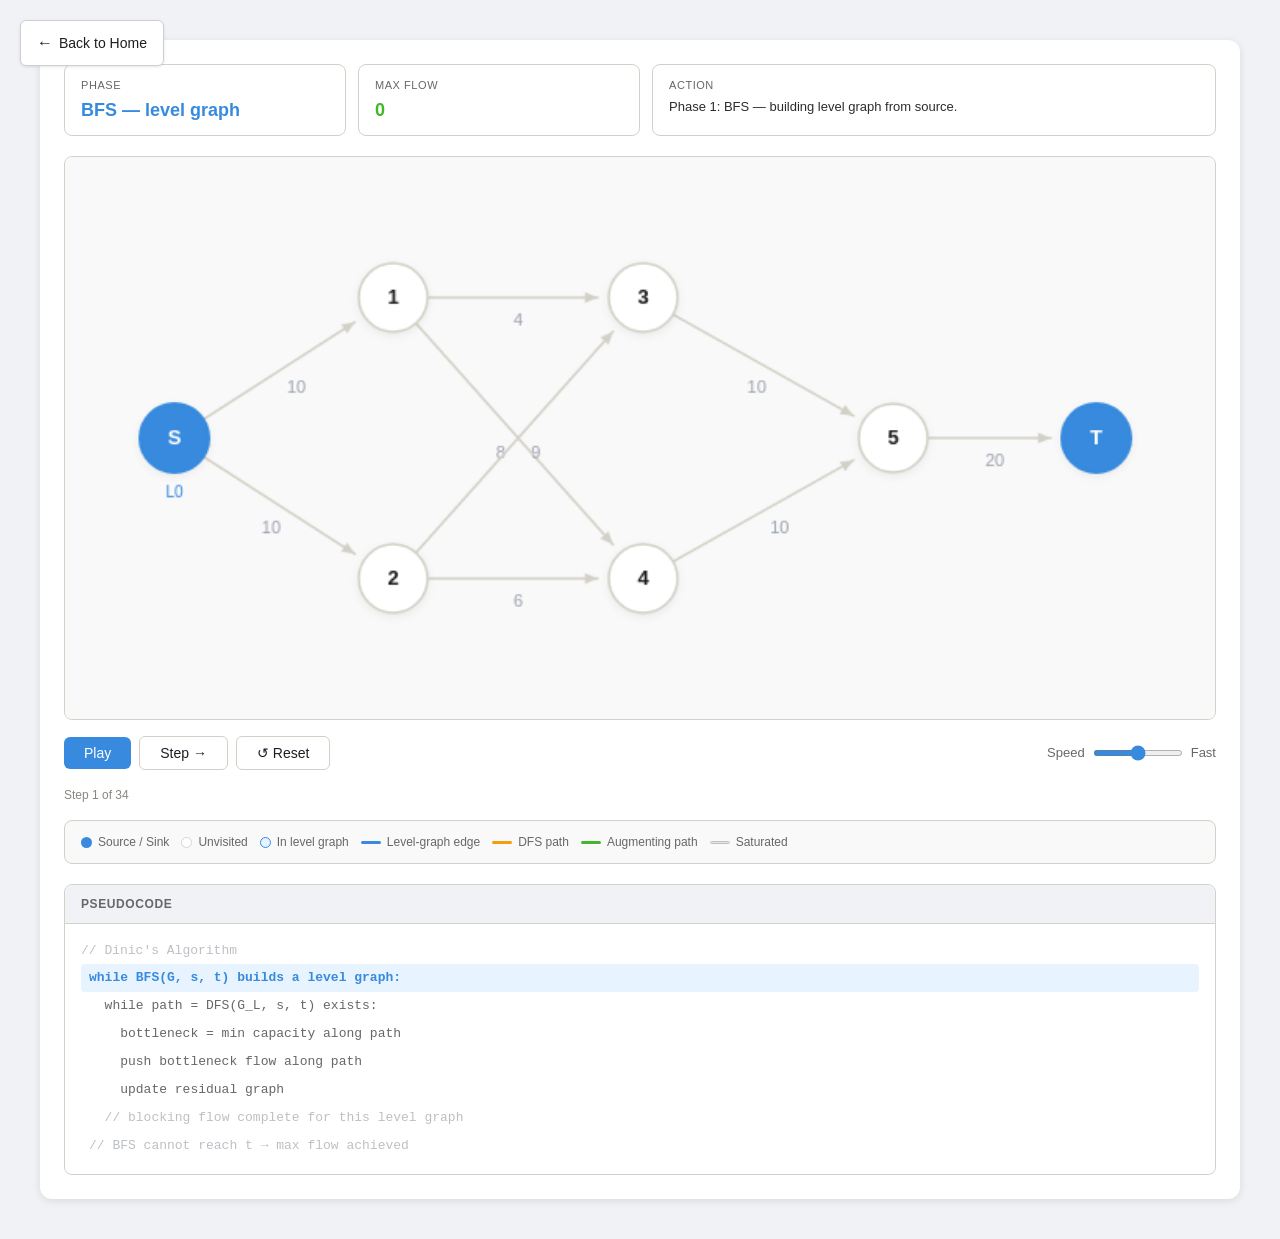
<file: DinicsIndex.html>
<!DOCTYPE html>
<html lang="en">
<head>
    <meta charset="UTF-8">
    <meta name="viewport" content="width=device-width, initial-scale=1.0">
    <title>Dinic's Algorithm - MVC Implementation</title>
    <link rel="stylesheet" href="src/styles/animations.css">
</head>
<body>
    <a href="navigation.html" class="back-button">
        <span class="back-arrow">←</span>
        <span>Back to Home</span>
    </a>

    <div id="app-container"></div>

    <!-- Load in dependency order: algorithm → model → view → controller -->
    <script src="src/algorithms/Dinic.js"></script>
    <script src="src/models/DinicModel.js"></script>
    <script src="src/views/DinicView.js"></script>
    <script src="src/controllers/DinicController.js"></script>

    <script>
        document.addEventListener('DOMContentLoaded', function () {
            const algorithm  = new DinicsAlgorithm();
            const model      = new DinicsModel(algorithm);
            const view       = new DinicsView('app-container');
            const controller = new DinicsController(model, view);
        });
    </script>
</body>
</html>
</file>
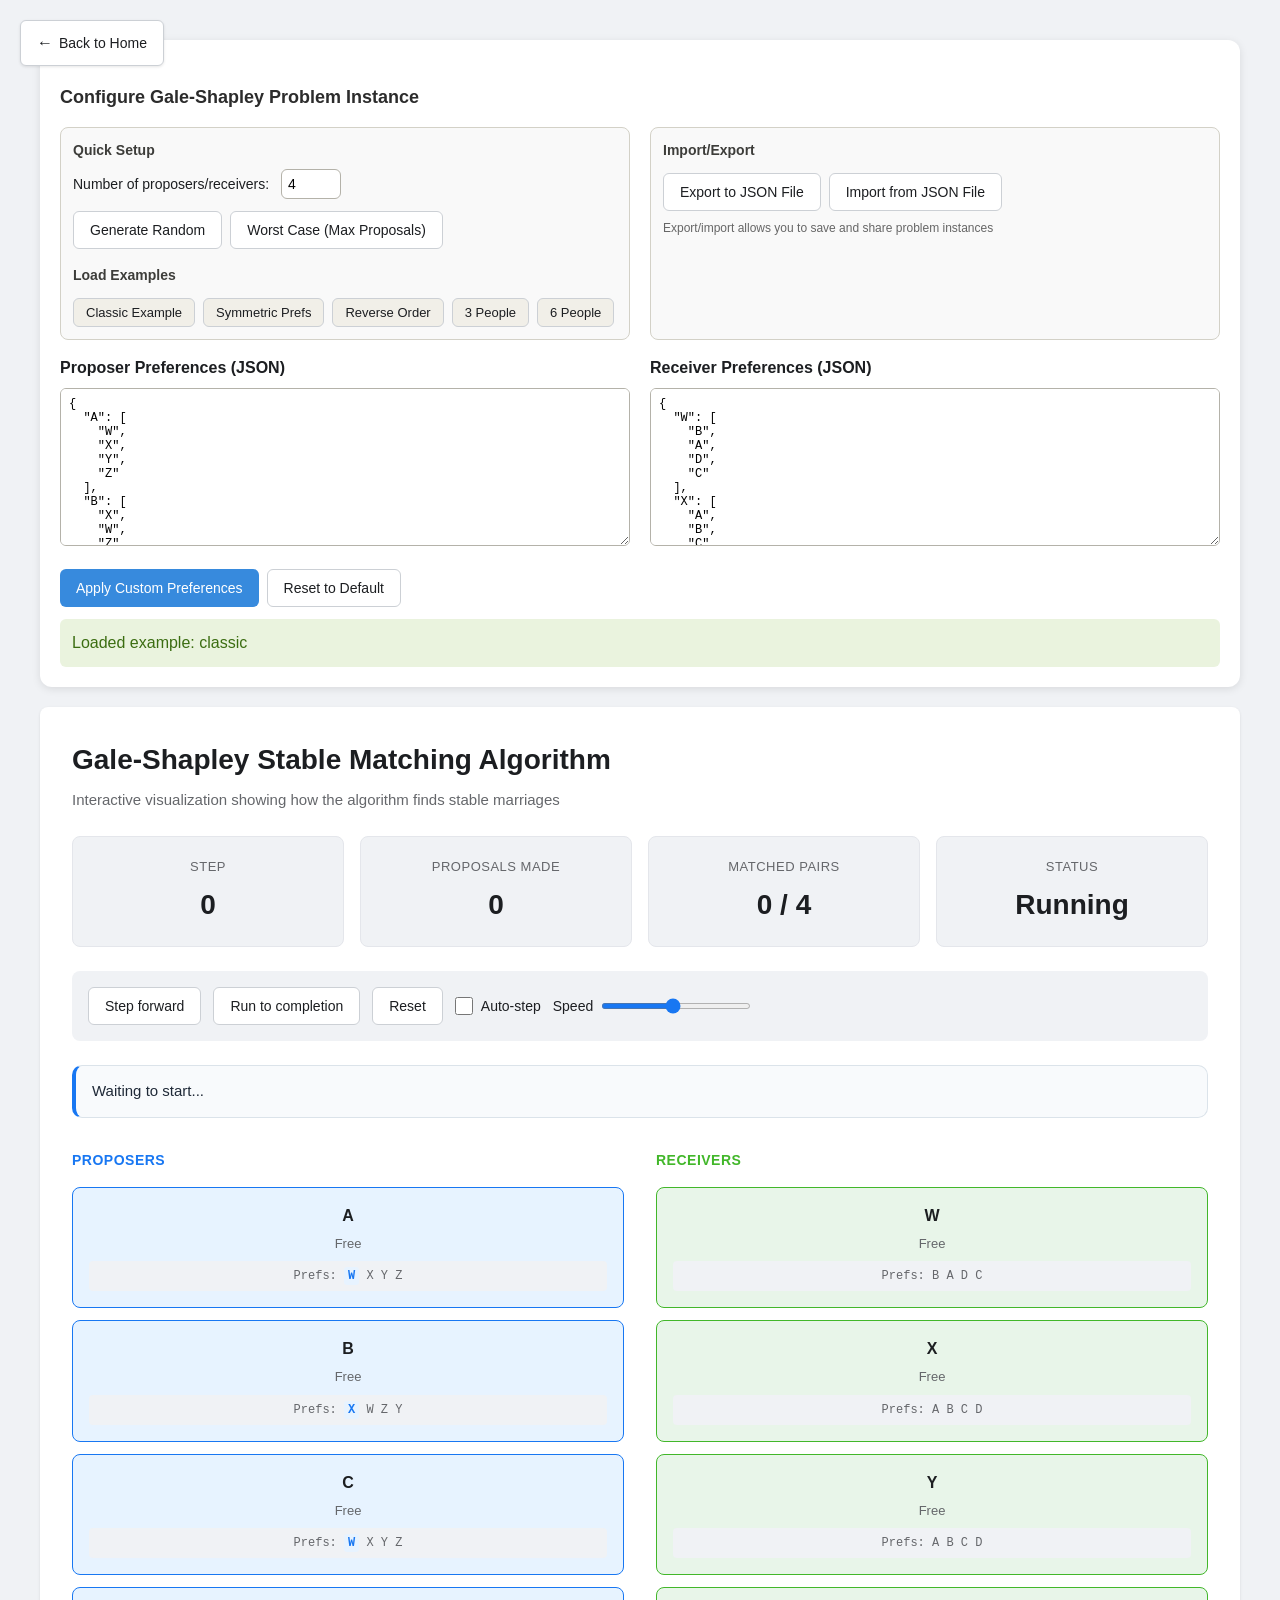
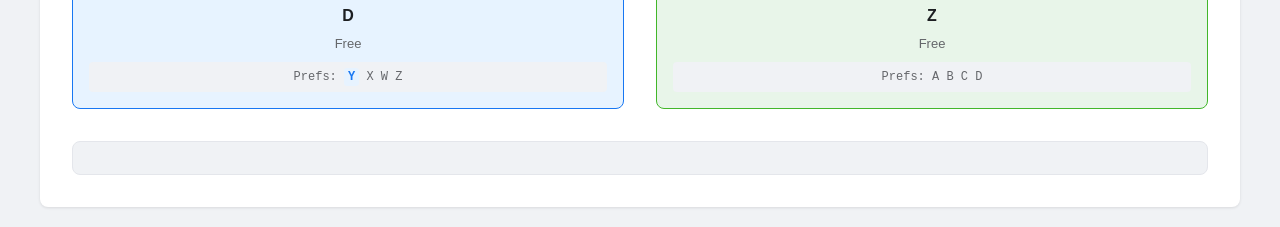
<file: GSindex.html>
<!DOCTYPE html>
<html lang="en">
<head>
    <meta charset="UTF-8">
    <meta name="viewport" content="width=device-width, initial-scale=1.0">
    <title>Gale-Shapley Algorithm - MVC Implementation</title>
    <link rel="stylesheet" href="src/styles/animations.css">
    <style>
        .config-panel {
            max-width: 1200px;
            margin: 20px auto;
            background: white;
            padding: 20px;
            border-radius: 12px;
            box-shadow: 0 2px 8px rgba(0,0,0,0.1);
        }
        .config-panel h2 {
            font-size: 18px;
            margin-bottom: 16px;
            color: #2c2c2c;
        }
        .config-grid {
            display: grid;
            grid-template-columns: 1fr 1fr;
            gap: 20px;
            margin-bottom: 16px;
        }
        .config-section {
            border: 0.5px solid #d3d1c7;
            border-radius: 8px;
            padding: 12px;
            background: #f9f9f9;
        }
        .config-section h3 {
            font-size: 14px;
            margin-bottom: 8px;
            color: #3d3d3a;
        }
        textarea {
            width: 100%;
            font-family: 'Courier New', monospace;
            font-size: 12px;
            padding: 8px;
            border: 0.5px solid #b4b2a9;
            border-radius: 6px;
            resize: vertical;
        }
        .button-group {
            display: flex;
            gap: 8px;
            flex-wrap: wrap;
            margin-top: 12px;
        }
        .primary-button {
            background: #378add;
            color: white;
            border: none;
        }
        .primary-button:hover {
            background: #2a6cb8;
        }
        .example-buttons {
            display: flex;
            gap: 8px;
            flex-wrap: wrap;
            margin-top: 12px;
        }
        .example-button {
            background: #f1efe8;
            font-size: 13px;
            padding: 6px 12px;
        }
        .error-message {
            background: #fcebeb;
            color: #a32d2d;
            padding: 12px;
            border-radius: 6px;
            margin-top: 12px;
            display: none;
        }
        .success-message {
            background: #eaf3de;
            color: #3b6d11;
            padding: 12px;
            border-radius: 6px;
            margin-top: 12px;
            display: none;
        }
    </style>
</head>
<body>
    <a href="navigation.html" class="back-button">
        <span class="back-arrow">←</span>
        <span>Back to Home</span>
    </a>
    <div class="config-panel">
        <h2>Configure Gale-Shapley Problem Instance</h2>
        
        <div class="config-grid">
            <div class="config-section">
                <h3>Quick Setup</h3>
                <label style="display: block; margin-bottom: 8px;">
                    Number of proposers/receivers:
                    <input type="number" id="num-people" min="2" max="10" value="4" 
                           style="width: 60px; padding: 6px; border: 0.5px solid #b4b2a9; border-radius: 6px; margin-left: 8px;">
                </label>
                <div class="button-group">
                    <button onclick="generateRandomPreferences()">Generate Random</button>
                    <button onclick="generateWorstCase()">Worst Case (Max Proposals)</button>
                </div>
                
                <h3 style="margin-top: 16px;">Load Examples</h3>
                <div class="example-buttons">
                    <button class="example-button" onclick="loadExample('classic')">Classic Example</button>
                    <button class="example-button" onclick="loadExample('symmetric')">Symmetric Prefs</button>
                    <button class="example-button" onclick="loadExample('reverse')">Reverse Order</button>
                    <button class="example-button" onclick="loadExample('three')">3 People</button>
                    <button class="example-button" onclick="loadExample('six')">6 People</button>
                </div>
            </div>
            
            <div class="config-section">
                <h3>Import/Export</h3>
                <div class="button-group">
                    <button onclick="exportPreferences()">Export to JSON File</button>
                    <button onclick="document.getElementById('import-file').click()">Import from JSON File</button>
                    <input type="file" id="import-file" accept=".json" style="display: none;" onchange="importPreferences(event)">
                </div>
                <p style="font-size: 12px; color: #666; margin-top: 8px;">
                    Export/import allows you to save and share problem instances
                </p>
            </div>
        </div>

        <div class="config-grid">
            <div>
                <h3 style="margin-bottom: 8px;">Proposer Preferences (JSON)</h3>
                <textarea id="proposer-prefs" rows="10">{
  "A": ["W", "X", "Y", "Z"],
  "B": ["X", "W", "Z", "Y"],
  "C": ["W", "X", "Y", "Z"],
  "D": ["Y", "X", "W", "Z"]
}</textarea>
            </div>
            <div>
                <h3 style="margin-bottom: 8px;">Receiver Preferences (JSON)</h3>
                <textarea id="receiver-prefs" rows="10">{
  "W": ["B", "A", "D", "C"],
  "X": ["A", "B", "C", "D"],
  "Y": ["A", "B", "C", "D"],
  "Z": ["A", "B", "C", "D"]
}</textarea>
            </div>
        </div>

        <div class="button-group">
            <button class="primary-button" onclick="useCustomPreferences()">Apply Custom Preferences</button>
            <button onclick="resetToDefault()">Reset to Default</button>
        </div>

        <div id="error-message" class="error-message"></div>
        <div id="success-message" class="success-message"></div>
    </div>

    <div id="app-container"></div>

    <!-- Load modules in order: Utils -> Algorithm -> Model -> View -> Controller -->
    <script src="src/utils/AnimationRenderer.js"></script>
    <script src="src/algorithms/GaleShapley.js"></script>
    <script src="src/models/GaleShapleyModel.js"></script>
    <script src="src/views/GaleShapleyView.js"></script>
    <script src="src/controllers/GaleShapleyController.js"></script>

    <script>
        let controller; // Make controller global

        // Example preference sets
        const examples = {
            classic: {
                proposers: ['A', 'B', 'C', 'D'],
                receivers: ['W', 'X', 'Y', 'Z'],
                proposerPrefs: {
                    'A': ['W', 'X', 'Y', 'Z'],
                    'B': ['X', 'W', 'Z', 'Y'],
                    'C': ['W', 'X', 'Y', 'Z'],
                    'D': ['Y', 'X', 'W', 'Z']
                },
                receiverPrefs: {
                    'W': ['B', 'A', 'D', 'C'],
                    'X': ['A', 'B', 'C', 'D'],
                    'Y': ['A', 'B', 'C', 'D'],
                    'Z': ['A', 'B', 'C', 'D']
                }
            },
            symmetric: {
                proposers: ['A', 'B', 'C', 'D'],
                receivers: ['W', 'X', 'Y', 'Z'],
                proposerPrefs: {
                    'A': ['W', 'X', 'Y', 'Z'],
                    'B': ['X', 'Y', 'Z', 'W'],
                    'C': ['Y', 'Z', 'W', 'X'],
                    'D': ['Z', 'W', 'X', 'Y']
                },
                receiverPrefs: {
                    'W': ['A', 'B', 'C', 'D'],
                    'X': ['B', 'C', 'D', 'A'],
                    'Y': ['C', 'D', 'A', 'B'],
                    'Z': ['D', 'A', 'B', 'C']
                }
            },
            reverse: {
                proposers: ['A', 'B', 'C', 'D'],
                receivers: ['W', 'X', 'Y', 'Z'],
                proposerPrefs: {
                    'A': ['W', 'X', 'Y', 'Z'],
                    'B': ['W', 'X', 'Y', 'Z'],
                    'C': ['W', 'X', 'Y', 'Z'],
                    'D': ['W', 'X', 'Y', 'Z']
                },
                receiverPrefs: {
                    'W': ['D', 'C', 'B', 'A'],
                    'X': ['D', 'C', 'B', 'A'],
                    'Y': ['D', 'C', 'B', 'A'],
                    'Z': ['D', 'C', 'B', 'A']
                }
            },
            three: {
                proposers: ['A', 'B', 'C'],
                receivers: ['X', 'Y', 'Z'],
                proposerPrefs: {
                    'A': ['X', 'Y', 'Z'],
                    'B': ['Y', 'X', 'Z'],
                    'C': ['X', 'Y', 'Z']
                },
                receiverPrefs: {
                    'X': ['B', 'A', 'C'],
                    'Y': ['A', 'B', 'C'],
                    'Z': ['A', 'B', 'C']
                }
            },
            six: {
                proposers: ['A', 'B', 'C', 'D', 'E', 'F'],
                receivers: ['P', 'Q', 'R', 'S', 'T', 'U'],
                proposerPrefs: {
                    'A': ['P', 'Q', 'R', 'S', 'T', 'U'],
                    'B': ['Q', 'P', 'S', 'R', 'U', 'T'],
                    'C': ['P', 'Q', 'R', 'S', 'T', 'U'],
                    'D': ['R', 'S', 'T', 'U', 'P', 'Q'],
                    'E': ['Q', 'R', 'S', 'T', 'U', 'P'],
                    'F': ['P', 'Q', 'R', 'S', 'T', 'U']
                },
                receiverPrefs: {
                    'P': ['B', 'A', 'C', 'D', 'E', 'F'],
                    'Q': ['A', 'B', 'C', 'D', 'E', 'F'],
                    'R': ['C', 'D', 'E', 'F', 'A', 'B'],
                    'S': ['A', 'B', 'C', 'D', 'E', 'F'],
                    'T': ['D', 'E', 'F', 'A', 'B', 'C'],
                    'U': ['A', 'B', 'C', 'D', 'E', 'F']
                }
            }
        };

        function initializeApp(proposers, receivers, proposerPrefs, receiverPrefs) {
            // Clear existing app if it exists
            document.getElementById('app-container').innerHTML = '';

            // Initialize MVC components
            const algorithm = new GaleShapleyAlgorithm(
                proposers, 
                receivers, 
                proposerPrefs, 
                receiverPrefs
            );

            const model = new GaleShapleyModel(algorithm);
            const view = new GaleShapleyView('app-container');
            controller = new GaleShapleyController(model, view);

            window.gsController = controller;
            console.log('Gale-Shapley initialized');
        }

        function showError(message) {
            const errorDiv = document.getElementById('error-message');
            const successDiv = document.getElementById('success-message');
            successDiv.style.display = 'none';
            errorDiv.textContent = message;
            errorDiv.style.display = 'block';
            setTimeout(() => {
                errorDiv.style.display = 'none';
            }, 5000);
        }

        function showSuccess(message) {
            const errorDiv = document.getElementById('error-message');
            const successDiv = document.getElementById('success-message');
            errorDiv.style.display = 'none';
            successDiv.textContent = message;
            successDiv.style.display = 'block';
            setTimeout(() => {
                successDiv.style.display = 'none';
            }, 3000);
        }

        function validatePreferences(proposers, receivers, proposerPrefs, receiverPrefs) {
            // Check equal numbers
            if (proposers.length !== receivers.length) {
                throw new Error('Number of proposers must equal number of receivers');
            }

            const n = proposers.length;

            // Check proposer preferences
            for (const p of proposers) {
                if (!proposerPrefs[p]) {
                    throw new Error(`Missing preferences for proposer ${p}`);
                }
                if (proposerPrefs[p].length !== n) {
                    throw new Error(`${p}'s preference list must contain exactly ${n} receivers`);
                }
                // Check all receivers are present
                const prefSet = new Set(proposerPrefs[p]);
                if (prefSet.size !== n) {
                    throw new Error(`${p}'s preference list contains duplicates`);
                }
                for (const r of receivers) {
                    if (!prefSet.has(r)) {
                        throw new Error(`${p}'s preference list is missing receiver ${r}`);
                    }
                }
            }

            // Check receiver preferences
            for (const r of receivers) {
                if (!receiverPrefs[r]) {
                    throw new Error(`Missing preferences for receiver ${r}`);
                }
                if (receiverPrefs[r].length !== n) {
                    throw new Error(`${r}'s preference list must contain exactly ${n} proposers`);
                }
                // Check all proposers are present
                const prefSet = new Set(receiverPrefs[r]);
                if (prefSet.size !== n) {
                    throw new Error(`${r}'s preference list contains duplicates`);
                }
                for (const p of proposers) {
                    if (!prefSet.has(p)) {
                        throw new Error(`${r}'s preference list is missing proposer ${p}`);
                    }
                }
            }
        }

        function useCustomPreferences() {
            try {
                // Parse JSON from textareas
                const proposerPrefs = JSON.parse(document.getElementById('proposer-prefs').value);
                const receiverPrefs = JSON.parse(document.getElementById('receiver-prefs').value);

                // Extract proposers and receivers from the preference objects
                const proposers = Object.keys(proposerPrefs).sort();
                const receivers = Object.keys(receiverPrefs).sort();

                // Validate
                validatePreferences(proposers, receivers, proposerPrefs, receiverPrefs);

                initializeApp(proposers, receivers, proposerPrefs, receiverPrefs);
                showSuccess(`Successfully loaded preferences for ${proposers.length} proposers and ${receivers.length} receivers!`);
            } catch (e) {
                showError('Error: ' + e.message);
            }
        }

        function generateRandomPreferences() {
            const n = parseInt(document.getElementById('num-people').value);
            
            if (n < 2 || n > 10) {
                showError('Please choose between 2 and 10 people');
                return;
            }

            // Generate names
            const proposers = [];
            const receivers = [];
            
            for (let i = 0; i < n; i++) {
                proposers.push(String.fromCharCode(65 + i)); // A, B, C, ...
            }
            
            // Use different starting letters for receivers
            if (n <= 4) {
                for (let i = 0; i < n; i++) {
                    receivers.push(String.fromCharCode(87 + i)); // W, X, Y, Z
                }
            } else {
                for (let i = 0; i < n; i++) {
                    receivers.push(String.fromCharCode(80 + i)); // P, Q, R, S, T, U, V, W, X, Y
                }
            }

            // Generate random preferences
            const proposerPrefs = {};
            const receiverPrefs = {};

            for (const p of proposers) {
                proposerPrefs[p] = shuffleArray([...receivers]);
            }

            for (const r of receivers) {
                receiverPrefs[r] = shuffleArray([...proposers]);
            }

            // Update textareas
            document.getElementById('proposer-prefs').value = JSON.stringify(proposerPrefs, null, 2);
            document.getElementById('receiver-prefs').value = JSON.stringify(receiverPrefs, null, 2);

            // Initialize with new preferences
            initializeApp(proposers, receivers, proposerPrefs, receiverPrefs);
            showSuccess('Generated random preferences for ' + n + ' proposers/receivers!');
        }

        function generateWorstCase() {
            const n = parseInt(document.getElementById('num-people').value);
            
            if (n < 2 || n > 10) {
                showError('Please choose between 2 and 10 people');
                return;
            }

            // Generate names
            const proposers = [];
            const receivers = [];
            
            for (let i = 0; i < n; i++) {
                proposers.push(String.fromCharCode(65 + i));
            }
            
            if (n <= 4) {
                for (let i = 0; i < n; i++) {
                    receivers.push(String.fromCharCode(87 + i));
                }
            } else {
                for (let i = 0; i < n; i++) {
                    receivers.push(String.fromCharCode(80 + i));
                }
            }

            // Worst case: all proposers have same preferences, receivers have reverse
            const proposerPrefs = {};
            const receiverPrefs = {};

            const sameOrder = [...receivers];
            for (const p of proposers) {
                proposerPrefs[p] = [...sameOrder];
            }

            const reverseOrder = [...proposers].reverse();
            for (const r of receivers) {
                receiverPrefs[r] = [...reverseOrder];
            }

            // Update textareas
            document.getElementById('proposer-prefs').value = JSON.stringify(proposerPrefs, null, 2);
            document.getElementById('receiver-prefs').value = JSON.stringify(receiverPrefs, null, 2);

            initializeApp(proposers, receivers, proposerPrefs, receiverPrefs);
            showSuccess('Generated worst-case scenario (maximum proposals: ' + (n * n - n + 1) + ')');
        }

        function loadExample(exampleName) {
            const example = examples[exampleName];
            if (!example) {
                showError('Example not found');
                return;
            }

            document.getElementById('proposer-prefs').value = JSON.stringify(example.proposerPrefs, null, 2);
            document.getElementById('receiver-prefs').value = JSON.stringify(example.receiverPrefs, null, 2);
            document.getElementById('num-people').value = example.proposers.length;

            initializeApp(
                example.proposers,
                example.receivers,
                example.proposerPrefs,
                example.receiverPrefs
            );

            showSuccess('Loaded example: ' + exampleName);
        }

        function resetToDefault() {
            loadExample('classic');
        }

        function exportPreferences() {
            try {
                const proposerPrefs = JSON.parse(document.getElementById('proposer-prefs').value);
                const receiverPrefs = JSON.parse(document.getElementById('receiver-prefs').value);

                const data = {
                    proposerPreferences: proposerPrefs,
                    receiverPreferences: receiverPrefs,
                    metadata: {
                        exportDate: new Date().toISOString(),
                        numPeople: Object.keys(proposerPrefs).length
                    }
                };

                const blob = new Blob([JSON.stringify(data, null, 2)], { type: 'application/json' });
                const url = URL.createObjectURL(blob);
                const a = document.createElement('a');
                a.href = url;
                a.download = 'gale-shapley-preferences.json';
                a.click();
                URL.revokeObjectURL(url);

                showSuccess('Preferences exported successfully!');
            } catch (e) {
                showError('Error exporting: ' + e.message);
            }
        }

        function importPreferences(event) {
            const file = event.target.files[0];
            if (!file) return;

            const reader = new FileReader();
            reader.onload = function(e) {
                try {
                    const data = JSON.parse(e.target.result);
                    
                    if (!data.proposerPreferences || !data.receiverPreferences) {
                        throw new Error('Invalid file format');
                    }

                    document.getElementById('proposer-prefs').value = JSON.stringify(data.proposerPreferences, null, 2);
                    document.getElementById('receiver-prefs').value = JSON.stringify(data.receiverPreferences, null, 2);

                    const proposers = Object.keys(data.proposerPreferences);
                    const receivers = Object.keys(data.receiverPreferences);

                    validatePreferences(proposers, receivers, data.proposerPreferences, data.receiverPreferences);

                    initializeApp(proposers, receivers, data.proposerPreferences, data.receiverPreferences);
                    showSuccess('Preferences imported successfully!');
                } catch (error) {
                    showError('Error importing file: ' + error.message);
                }
            };
            reader.readAsText(file);
        }

        function shuffleArray(array) {
            const result = [...array];
            for (let i = result.length - 1; i > 0; i--) {
                const j = Math.floor(Math.random() * (i + 1));
                [result[i], result[j]] = [result[j], result[i]];
            }
            return result;
        }

        // Initialize with default preferences on page load
        document.addEventListener('DOMContentLoaded', function() {
            loadExample('classic');
        });
    </script>
</body>
</html>
</file>
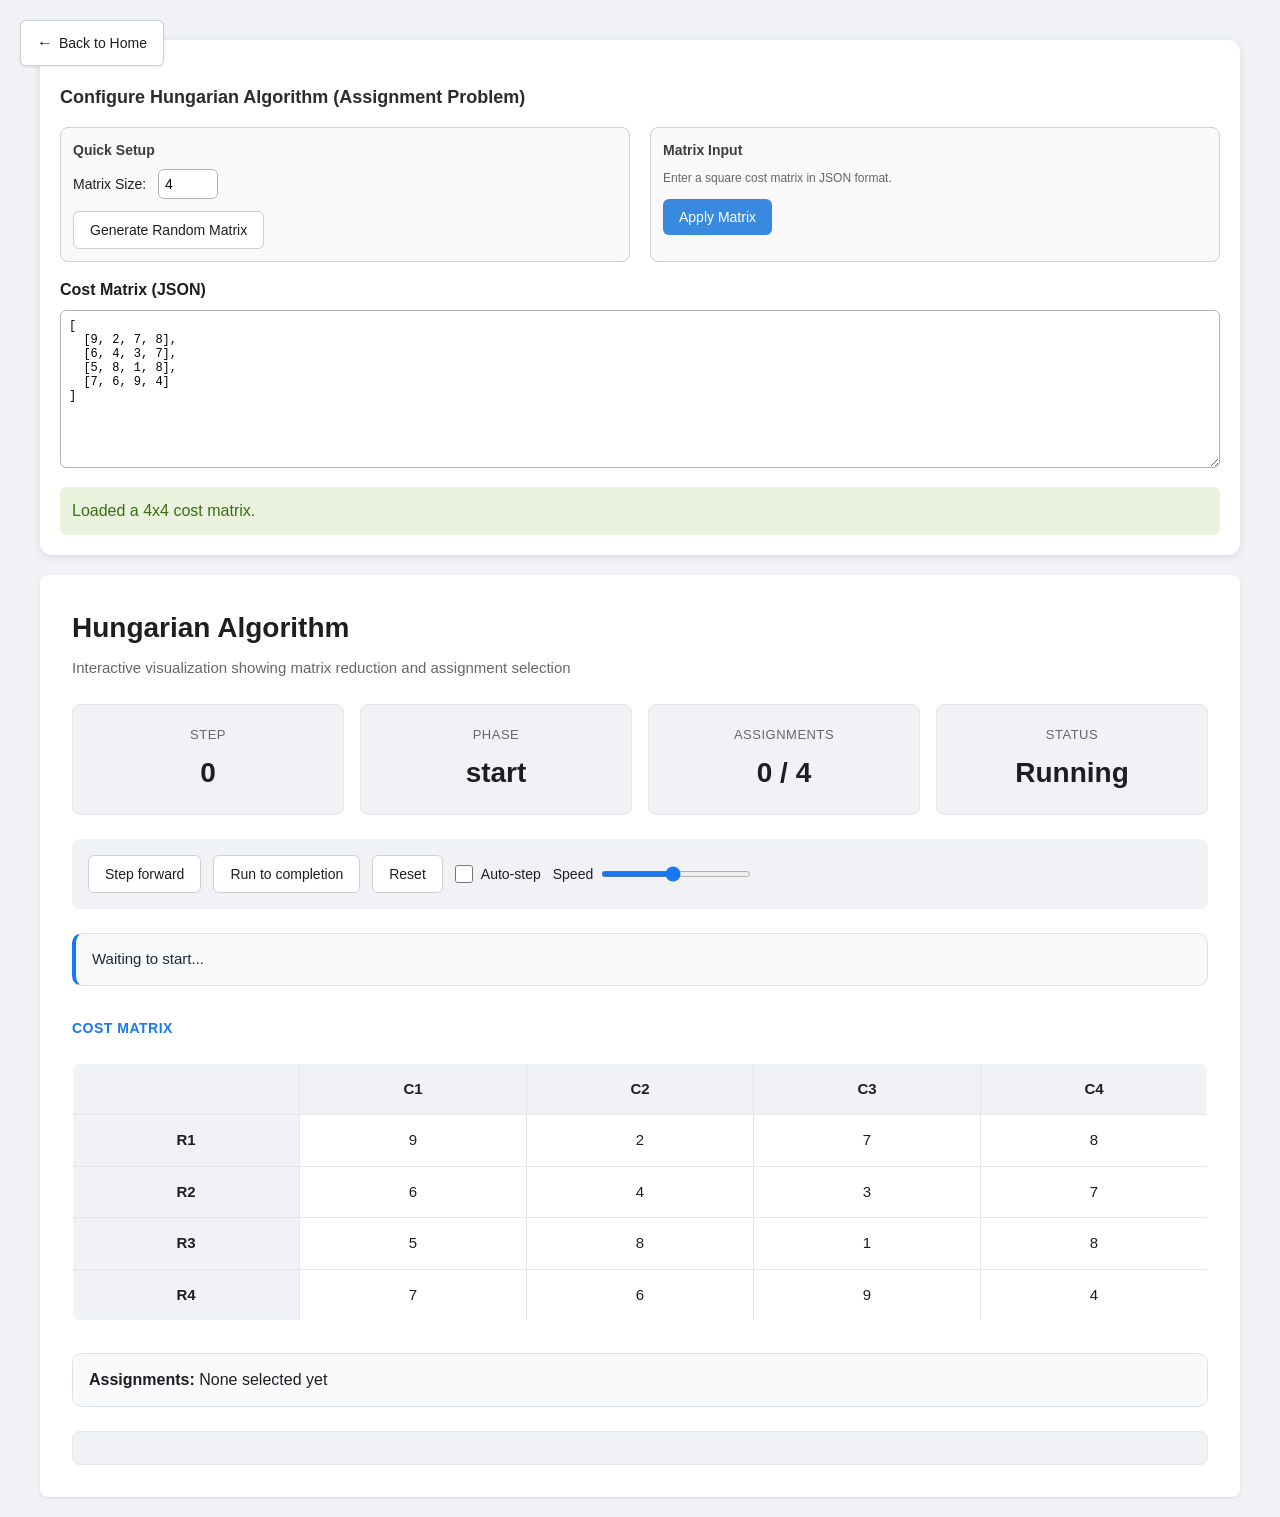
<file: HungarianIndex.html>
<!DOCTYPE html>
<html lang="en">
<head>
    <meta charset="UTF-8">
    <meta name="viewport" content="width=device-width, initial-scale=1.0">
    <title>Hungarian Algorithm - MVC Implementation</title>
    <link rel="stylesheet" href="src/styles/animations.css">
    <style>
        .config-panel {
            max-width: 1200px;
            margin: 20px auto;
            background: white;
            padding: 20px;
            border-radius: 12px;
            box-shadow: 0 2px 8px rgba(0,0,0,0.1);
        }

        .config-panel h2 {
            font-size: 18px;
            margin-bottom: 16px;
            color: #2c2c2c;
        }

        .config-grid {
            display: grid;
            grid-template-columns: 1fr 1fr;
            gap: 20px;
            margin-bottom: 16px;
        }

        .config-section {
            border: 0.5px solid #d3d1c7;
            border-radius: 8px;
            padding: 12px;
            background: #f9f9f9;
        }

        .config-section h3 {
            font-size: 14px;
            margin-bottom: 8px;
            color: #3d3d3a;
        }

        textarea {
            width: 100%;
            font-family: 'Courier New', monospace;
            font-size: 12px;
            padding: 8px;
            border: 0.5px solid #b4b2a9;
            border-radius: 6px;
            resize: vertical;
        }

        .button-group {
            display: flex;
            gap: 8px;
            flex-wrap: wrap;
            margin-top: 12px;
        }

        .primary-button {
            background: #378add;
            color: white;
            border: none;
        }

        .primary-button:hover {
            background: #2a6cb8;
        }

        .error-message {
            background: #fcebeb;
            color: #a32d2d;
            padding: 12px;
            border-radius: 6px;
            margin-top: 12px;
            display: none;
        }

        .success-message {
            background: #eaf3de;
            color: #3b6d11;
            padding: 12px;
            border-radius: 6px;
            margin-top: 12px;
            display: none;
        }
    </style>
</head>
<body>
    <a href="navigation.html" class="back-button">
        <span class="back-arrow">←</span>
        <span>Back to Home</span>
    </a>

    <div class="config-panel">
        <h2>Configure Hungarian Algorithm (Assignment Problem)</h2>

        <div class="config-grid">
            <div class="config-section">
                <h3>Quick Setup</h3>
                <label style="display: block; margin-bottom: 8px;">
                    Matrix Size:
                    <input
                        type="number"
                        id="matrix-size"
                        min="2"
                        max="6"
                        value="4"
                        style="width: 60px; padding: 6px; border: 0.5px solid #b4b2a9; border-radius: 6px; margin-left: 8px;"
                    >
                </label>

                <div class="button-group">
                    <button onclick="generateRandomMatrix()">Generate Random Matrix</button>
                </div>
            </div>

            <div class="config-section">
                <h3>Matrix Input</h3>
                <p style="font-size: 12px; color: #666; margin-bottom: 8px;">
                    Enter a square cost matrix in JSON format.
                </p>
                <div class="button-group">
                    <button class="primary-button" onclick="useCustomMatrix()">Apply Matrix</button>
                </div>
            </div>
        </div>

        <div>
            <h3 style="margin-bottom: 8px;">Cost Matrix (JSON)</h3>
            <textarea id="matrix-input" rows="10">[
  [9, 2, 7, 8],
  [6, 4, 3, 7],
  [5, 8, 1, 8],
  [7, 6, 9, 4]
]</textarea>
        </div>

        <div id="error-message" class="error-message"></div>
        <div id="success-message" class="success-message"></div>
    </div>

    <div id="app-container"></div>

    <script src="src/utils/AnimationRenderer.js"></script>
    <script src="src/algorithms/Hungarian.js"></script>
    <script src="src/models/HungarianModel.js"></script>
    <script src="src/views/HungarianView.js"></script>
    <script src="src/controllers/HungarianController.js"></script>

    <script>
        let controller;

        function initializeApp(matrix) {
            document.getElementById('app-container').innerHTML = '';

            const algorithm = new HungarianAlgorithm(matrix);
            const model = new HungarianModel(algorithm);
            const view = new HungarianView('app-container');
            controller = new HungarianController(model, view);
        }

        function showError(message) {
            const errorDiv = document.getElementById('error-message');
            const successDiv = document.getElementById('success-message');
            successDiv.style.display = 'none';
            errorDiv.textContent = message;
            errorDiv.style.display = 'block';
            setTimeout(() => {
                errorDiv.style.display = 'none';
            }, 5000);
        }

        function showSuccess(message) {
            const errorDiv = document.getElementById('error-message');
            const successDiv = document.getElementById('success-message');
            errorDiv.style.display = 'none';
            successDiv.textContent = message;
            successDiv.style.display = 'block';
            setTimeout(() => {
                successDiv.style.display = 'none';
            }, 3000);
        }

        function validateMatrix(matrix) {
            if (!Array.isArray(matrix) || matrix.length < 2) {
                throw new Error('Matrix must be an array with at least 2 rows.');
            }

            const size = matrix.length;

            for (const row of matrix) {
                if (!Array.isArray(row) || row.length !== size) {
                    throw new Error('Matrix must be square (same number of rows and columns).');
                }

                for (const value of row) {
                    if (typeof value !== 'number' || Number.isNaN(value)) {
                        throw new Error('All matrix entries must be valid numbers.');
                    }
                }
            }
        }

        function useCustomMatrix() {
            try {
                const matrix = JSON.parse(document.getElementById('matrix-input').value);
                validateMatrix(matrix);
                initializeApp(matrix);
                showSuccess(`Loaded a ${matrix.length}x${matrix.length} cost matrix.`);
            } catch (e) {
                showError('Error: ' + e.message);
            }
        }

        function generateRandomMatrix() {
            const size = parseInt(document.getElementById('matrix-size').value);
            const matrix = [];

            for (let i = 0; i < size; i++) {
                const row = [];
                for (let j = 0; j < size; j++) {
                    row.push(Math.floor(Math.random() * 10) + 1);
                }
                matrix.push(row);
            }

            document.getElementById('matrix-input').value =
                '[\n' +
                matrix.map(row => '  [' + row.join(', ') + ']').join(',\n') +
                '\n]';
                
            initializeApp(matrix);
            showSuccess(`Generated a random ${size}x${size} cost matrix.`);
        }

        document.addEventListener('DOMContentLoaded', function() {
            useCustomMatrix();
        });
    </script>
</body>
</html>
</file>
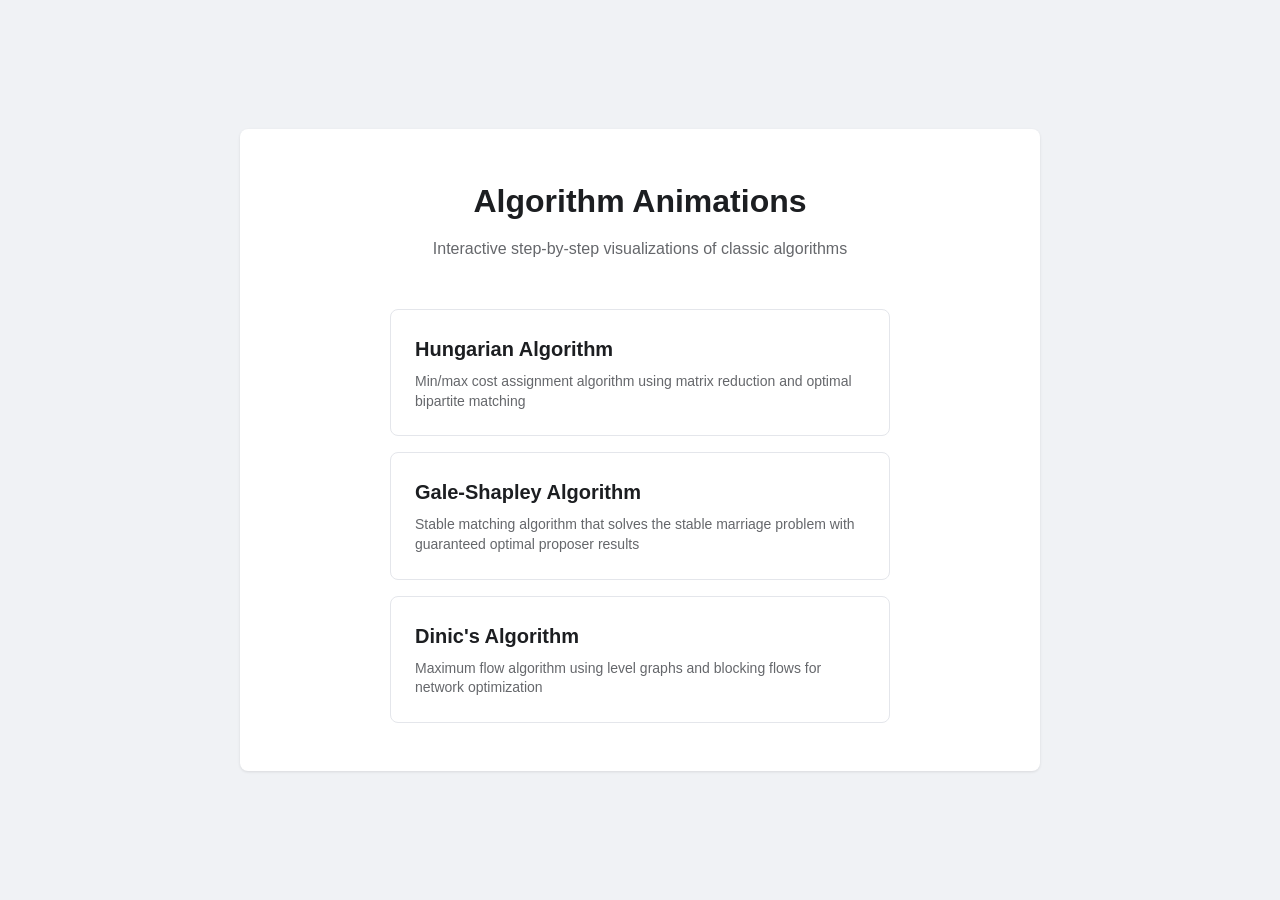
<file: navigation.html>
<!DOCTYPE html>
<html lang="en">
<head>
    <meta charset="UTF-8">
    <meta name="viewport" content="width=device-width, initial-scale=1.0">
    <title>Algorithm Animations - Navigation</title>
    <style>
        * {
            margin: 0;
            padding: 0;
            box-sizing: border-box;
        }

        body {
            font-family: -apple-system, BlinkMacSystemFont, "Segoe UI", Roboto, "Helvetica Neue", Arial, sans-serif;
            background: #f0f2f5;
            padding: 20px;
            color: #1c1e21;
            line-height: 1.5;
            min-height: 100vh;
            display: flex;
            align-items: center;
            justify-content: center;
        }

        .nav-container {
            max-width: 800px;
            width: 100%;
            background: white;
            border-radius: 8px;
            padding: 48px 32px;
            box-shadow: 0 1px 3px rgba(0,0,0,0.1);
            text-align: center;
        }

        h1 {
            font-size: 32px;
            font-weight: 600;
            margin-bottom: 12px;
            color: #1c1e21;
        }

        .subtitle {
            font-size: 16px;
            color: #65676b;
            margin-bottom: 48px;
        }

        .algorithm-grid {
            display: grid;
            grid-template-columns: 1fr;
            gap: 16px;
            max-width: 500px;
            margin: 0 auto;
        }

        .algorithm-button {
            background: white;
            border: 1.5px solid #e4e6eb;
            border-radius: 8px;
            padding: 24px;
            text-align: left;
            cursor: pointer;
            transition: all 0.2s ease;
            text-decoration: none;
            display: block;
            color: inherit;
        }

        .algorithm-button:hover {
            border-color: #1877f2;
            background: #f0f2f5;
            transform: translateY(-2px);
            box-shadow: 0 4px 8px rgba(0,0,0,0.1);
        }

        .algorithm-button:active {
            transform: translateY(0);
        }

        .algorithm-title {
            font-size: 20px;
            font-weight: 600;
            color: #1c1e21;
            margin-bottom: 8px;
        }

        .algorithm-description {
            font-size: 14px;
            color: #65676b;
            line-height: 1.4;
        }

        .status-badge {
            display: inline-block;
            padding: 4px 10px;
            border-radius: 4px;
            font-size: 12px;
            font-weight: 500;
            margin-top: 8px;
        }

        .status-complete {
            background: #e8f5e9;
            color: #42b72a;
        }

        .status-pending {
            background: #fef3c7;
            color: #92400e;
        }

        footer {
            margin-top: 48px;
            padding-top: 24px;
            border-top: 1px solid #e4e6eb;
            font-size: 13px;
            color: #65676b;
        }

        @media (max-width: 600px) {
            .nav-container {
                padding: 32px 20px;
            }

            h1 {
                font-size: 24px;
            }

            .subtitle {
                font-size: 14px;
                margin-bottom: 32px;
            }
        }
    </style>
</head>
<body>
    <div class="nav-container">
        <h1>Algorithm Animations</h1>
        <p class="subtitle">Interactive step-by-step visualizations of classic algorithms</p>

        <div class="algorithm-grid">
            <a href="hungarianIndex.html" class="algorithm-button">
                <div class="algorithm-title">Hungarian Algorithm</div>
                <div class="algorithm-description">
                    Min/max cost assignment algorithm using matrix reduction and optimal bipartite matching
                </div>
            </a>
            <a href="GSindex.html" class="algorithm-button">
                <div class="algorithm-title">Gale-Shapley Algorithm</div>
                <div class="algorithm-description">
                    Stable matching algorithm that solves the stable marriage problem with guaranteed optimal proposer results
                </div>
            </a>

            <a href="dinicsIndex.html" class="algorithm-button">
                <div class="algorithm-title">Dinic's Algorithm</div>
                <div class="algorithm-description">
                    Maximum flow algorithm using level graphs and blocking flows for network optimization
                </div>
            </a>
        </div>
    </div>
</body>
</html>
</file>
<file: src/styles/animations.css>
/**
 * Shared Styles for Algorithm Animations
 * Modern, clean, professional design
 */

* {
    margin: 0;
    padding: 0;
    box-sizing: border-box;
}

body {
    font-family: -apple-system, BlinkMacSystemFont, "Segoe UI", Roboto, "Helvetica Neue", Arial, sans-serif;
    background: #f0f2f5;
    padding: 20px;
    color: #1c1e21;
    line-height: 1.5;
}

.animation-container {
    max-width: 1200px;
    margin: 0 auto;
    background: white;
    border-radius: 8px;
    padding: 32px;
    box-shadow: 0 1px 3px rgba(0,0,0,0.1);
}

h1 {
    font-size: 28px;
    font-weight: 600;
    margin-bottom: 8px;
    color: #1c1e21;
}

h2 {
    font-size: 20px;
    font-weight: 600;
    margin: 24px 0 16px 0;
    color: #1c1e21;
}

h3 {
    font-size: 16px;
    font-weight: 600;
    margin-bottom: 12px;
    color: #1c1e21;
}

.subtitle {
    font-size: 15px;
    color: #65676b;
    margin-bottom: 24px;
}

/* Person/Node Boxes */
.person-box, .node-box {
    background: white;
    border: 1.5px solid #e4e6eb;
    border-radius: 8px;
    padding: 16px;
    text-align: center;
    transition: all 0.2s ease;
}

.person-box.proposer, .node-box.source {
    border-color: #1877f2;
    background: #e7f3ff;
}

.person-box.receiver, .node-box.target {
    border-color: #42b72a;
    background: #e8f5e9;
}

.person-box.active, .node-box.active {
    box-shadow: 0 0 0 3px rgba(24, 119, 242, 0.2);
    transform: translateY(-2px);
    border-color: #1877f2;
}

.person-box.matched, .node-box.matched {
    border: 2px solid #42b72a;
    background: #f0f9f0;
}

.person-name, .node-name {
    font-weight: 600;
    font-size: 16px;
    margin-bottom: 6px;
    color: #1c1e21;
}

.person-status, .node-status {
    font-size: 13px;
    color: #65676b;
    margin-bottom: 8px;
}

.prefs-list, .node-data {
    font-size: 12px;
    color: #65676b;
    margin-top: 8px;
    font-family: 'SF Mono', 'Monaco', 'Courier New', monospace;
    padding: 6px 8px;
    background: #f0f2f5;
    border-radius: 4px;
}

.prefs-list .current, .node-data .current {
    color: #1877f2;
    font-weight: 600;
    background: #e7f3ff;
    padding: 2px 4px;
    border-radius: 3px;
}

.prefs-list .tried, .node-data .visited {
    text-decoration: line-through;
    opacity: 0.4;
}

/* Lines for connections */
.match-line, .edge-line {
    position: absolute;
    height: 3px;
    background: #42b72a;
    transform-origin: left center;
    transition: all 0.2s ease;
    pointer-events: none;
    border-radius: 2px;
}

.proposal-line, .active-edge {
    position: absolute;
    height: 3px;
    background: #f59e0b;
    border-top: 3px dashed #f59e0b;
    transform-origin: left center;
    animation: pulse 1s ease-in-out infinite;
    pointer-events: none;
    border-radius: 2px;
}

@keyframes pulse {
    0%, 100% { opacity: 0.6; }
    50% { opacity: 1; }
}

/* Controls */
.controls {
    margin: 24px 0;
    display: flex;
    gap: 12px;
    align-items: center;
    flex-wrap: wrap;
    padding: 16px;
    background: #f0f2f5;
    border-radius: 8px;
}

button {
    background: white;
    border: 1px solid #ccd0d5;
    border-radius: 6px;
    padding: 10px 16px;
    font-size: 14px;
    font-weight: 500;
    cursor: pointer;
    transition: all 0.2s ease;
    font-family: inherit;
    color: #1c1e21;
}

button:hover {
    background: #f0f2f5;
    border-color: #b0b3b8;
}

button:active {
    transform: scale(0.98);
    background: #e4e6eb;
}

button:disabled {
    opacity: 0.5;
    cursor: not-allowed;
    background: white;
}

input[type="checkbox"] {
    cursor: pointer;
    width: 18px;
    height: 18px;
    accent-color: #1877f2;
}

input[type="range"] {
    width: 150px;
    cursor: pointer;
    height: 6px;
    accent-color: #1877f2;
}

input[type="number"] {
    width: 80px;
    padding: 8px 12px;
    border: 1px solid #ccd0d5;
    border-radius: 6px;
    font-size: 14px;
    font-family: inherit;
}

label {
    display: flex;
    align-items: center;
    gap: 8px;
    font-size: 14px;
    color: #1c1e21;
    cursor: pointer;
    font-weight: 500;
}

select {
    padding: 8px 12px;
    border: 1px solid #ccd0d5;
    border-radius: 6px;
    font-size: 14px;
    background: white;
    cursor: pointer;
    font-family: inherit;
}

/* Log/Output */
.log {
    background: #f0f2f5;
    border-radius: 8px;
    padding: 16px;
    margin-top: 24px;
    font-size: 13px;
    max-height: 300px;
    overflow-y: auto;
    font-family: 'SF Mono', 'Monaco', 'Courier New', monospace;
    border: 1px solid #e4e6eb;
}

.log-entry {
    padding: 8px 12px;
    margin-bottom: 4px;
    border-radius: 6px;
    background: white;
    border-left: 3px solid transparent;
}

.log-entry:last-child {
    margin-bottom: 0;
}

.log-entry.step {
    color: #1877f2;
    font-weight: 600;
    border-left-color: #1877f2;
    background: #e7f3ff;
}

.log-entry.proposal, .log-entry.exploring {
    color: #f59e0b;
    border-left-color: #f59e0b;
    background: #fef3c7;
}

.log-entry.accept, .log-entry.success {
    color: #42b72a;
    border-left-color: #42b72a;
    background: #f0f9f0;
}

.log-entry.reject, .log-entry.error {
    color: #65676b;
    border-left-color: #b0b3b8;
}

.log-entry.info {
    color: #1c1e21;
}

/* Metrics */
.metrics {
    display: grid;
    grid-template-columns: repeat(auto-fit, minmax(160px, 1fr));
    gap: 16px;
    margin: 24px 0;
}

.metric {
    background: #f0f2f5;
    border-radius: 8px;
    padding: 20px;
    text-align: center;
    border: 1px solid #e4e6eb;
}

.metric-label {
    font-size: 13px;
    color: #65676b;
    margin-bottom: 8px;
    font-weight: 500;
    text-transform: uppercase;
    letter-spacing: 0.5px;
}

.metric-value {
    font-size: 28px;
    font-weight: 600;
    color: #1c1e21;
}

/* Stage/Grid Layouts */
.stage-container {
    display: grid;
    grid-template-columns: 1fr 1fr;
    gap: 32px;
    position: relative;
    margin: 32px 0;
    min-height: 300px;
}

.column {
    display: flex;
    flex-direction: column;
}

.column h3.proposers, .column h3.sources {
    color: #1877f2;
    font-size: 14px;
    text-transform: uppercase;
    letter-spacing: 0.5px;
    margin-bottom: 16px;
    font-weight: 600;
}

.column h3.receivers, .column h3.targets {
    color: #42b72a;
    font-size: 14px;
    text-transform: uppercase;
    letter-spacing: 0.5px;
    margin-bottom: 16px;
    font-weight: 600;
}

.people-list, .node-list {
    display: flex;
    flex-direction: column;
    gap: 12px;
}

#lines, .lines-overlay {
    position: absolute;
    top: 0;
    left: 0;
    right: 0;
    bottom: 0;
    pointer-events: none;
}

/* Scrollbar styling */
.log::-webkit-scrollbar {
    width: 8px;
}

.log::-webkit-scrollbar-track {
    background: #e4e6eb;
    border-radius: 4px;
}

.log::-webkit-scrollbar-thumb {
    background: #b0b3b8;
    border-radius: 4px;
}

.log::-webkit-scrollbar-thumb:hover {
    background: #8a8d91;
}

/* Responsive */
@media (max-width: 768px) {
    .animation-container {
        padding: 20px;
    }
    
    .stage-container {
        grid-template-columns: 1fr;
        gap: 24px;
    }
    
    .controls {
        flex-direction: column;
        align-items: stretch;
    }
    
    button {
        width: 100%;
    }
    
    .metrics {
        grid-template-columns: 1fr 1fr;
    }
}
.back-button {
    position: fixed;
    top: 20px;
    left: 20px;
    background: white;
    border: 1px solid #ccd0d5;
    border-radius: 6px;
    padding: 10px 16px;
    font-size: 14px;
    font-weight: 500;
    cursor: pointer;
    transition: all 0.2s ease;
    font-family: inherit;
    color: #1c1e21;
    text-decoration: none;
    display: inline-flex;
    align-items: center;
    gap: 6px;
    box-shadow: 0 1px 3px rgba(0,0,0,0.1);
    z-index: 1000;
}

.back-button:hover {
    background: #f0f2f5;
    border-color: #b0b3b8;
}

.back-button:active {
    transform: scale(0.98);
}

.back-arrow {
    font-size: 16px;
}

.current-step-box {
  background: #f8fafc;
  border: 1px solid #dbe3ea;
  border-left: 4px solid #1877f2;
  border-radius: 10px;
  padding: 14px 16px;
  margin: 16px 0;
  font-size: 15px;
  line-height: 1.5;
  color: #1f2937;
  font-weight: 500;
}

.single-stage {
    grid-template-columns: 1fr;
}

.full-width {
    width: 100%;
}

.matrix-container {
    margin-top: 8px;
}

.hungarian-matrix {
    width: 100%;
    border-collapse: collapse;
    background: white;
    border-radius: 8px;
    overflow: hidden;
    border: 1px solid #e4e6eb;
}

.hungarian-matrix th,
.hungarian-matrix td {
    border: 1px solid #e4e6eb;
    padding: 14px;
    text-align: center;
    font-size: 15px;
}

.hungarian-matrix th {
    background: #f0f2f5;
    font-weight: 600;
}

.matrix-cell {
    transition: all 0.2s ease;
    background: white;
}

.matrix-cell.highlighted {
    background: #fff3cd;
    font-weight: 600;
}

.matrix-cell.assigned {
    background: #eaf7ea;
    border: 2px solid #42b72a;
    font-weight: 700;
}

.matrix-cell.zero-cell {
    color: #1877f2;
    font-weight: 600;
}

.matrix-cell.row-active,
.matrix-cell.col-active {
    box-shadow: inset 0 0 0 2px rgba(24, 119, 242, 0.15);
}

.assignment-summary {
    margin: 16px 0;
}

.assignment-card {
    background: #f8fafc;
    border: 1px solid #dbe3ea;
    border-radius: 10px;
    padding: 14px 16px;
}
.matrix-cell.starred {
    background: #d1fae5;
    border: 2px solid #10b981;
    font-weight: bold;
}

.matrix-cell.primed {
    background: #fef3c7;
    border: 2px dashed #f59e0b;
}

.matrix-cell.covered {
    background: #e5e7eb;
    opacity: 0.6;
}

.matrix-cell.path-cell {
    background: #e0e7ff;
    border: 2px solid #6366f1;
}
</file>
